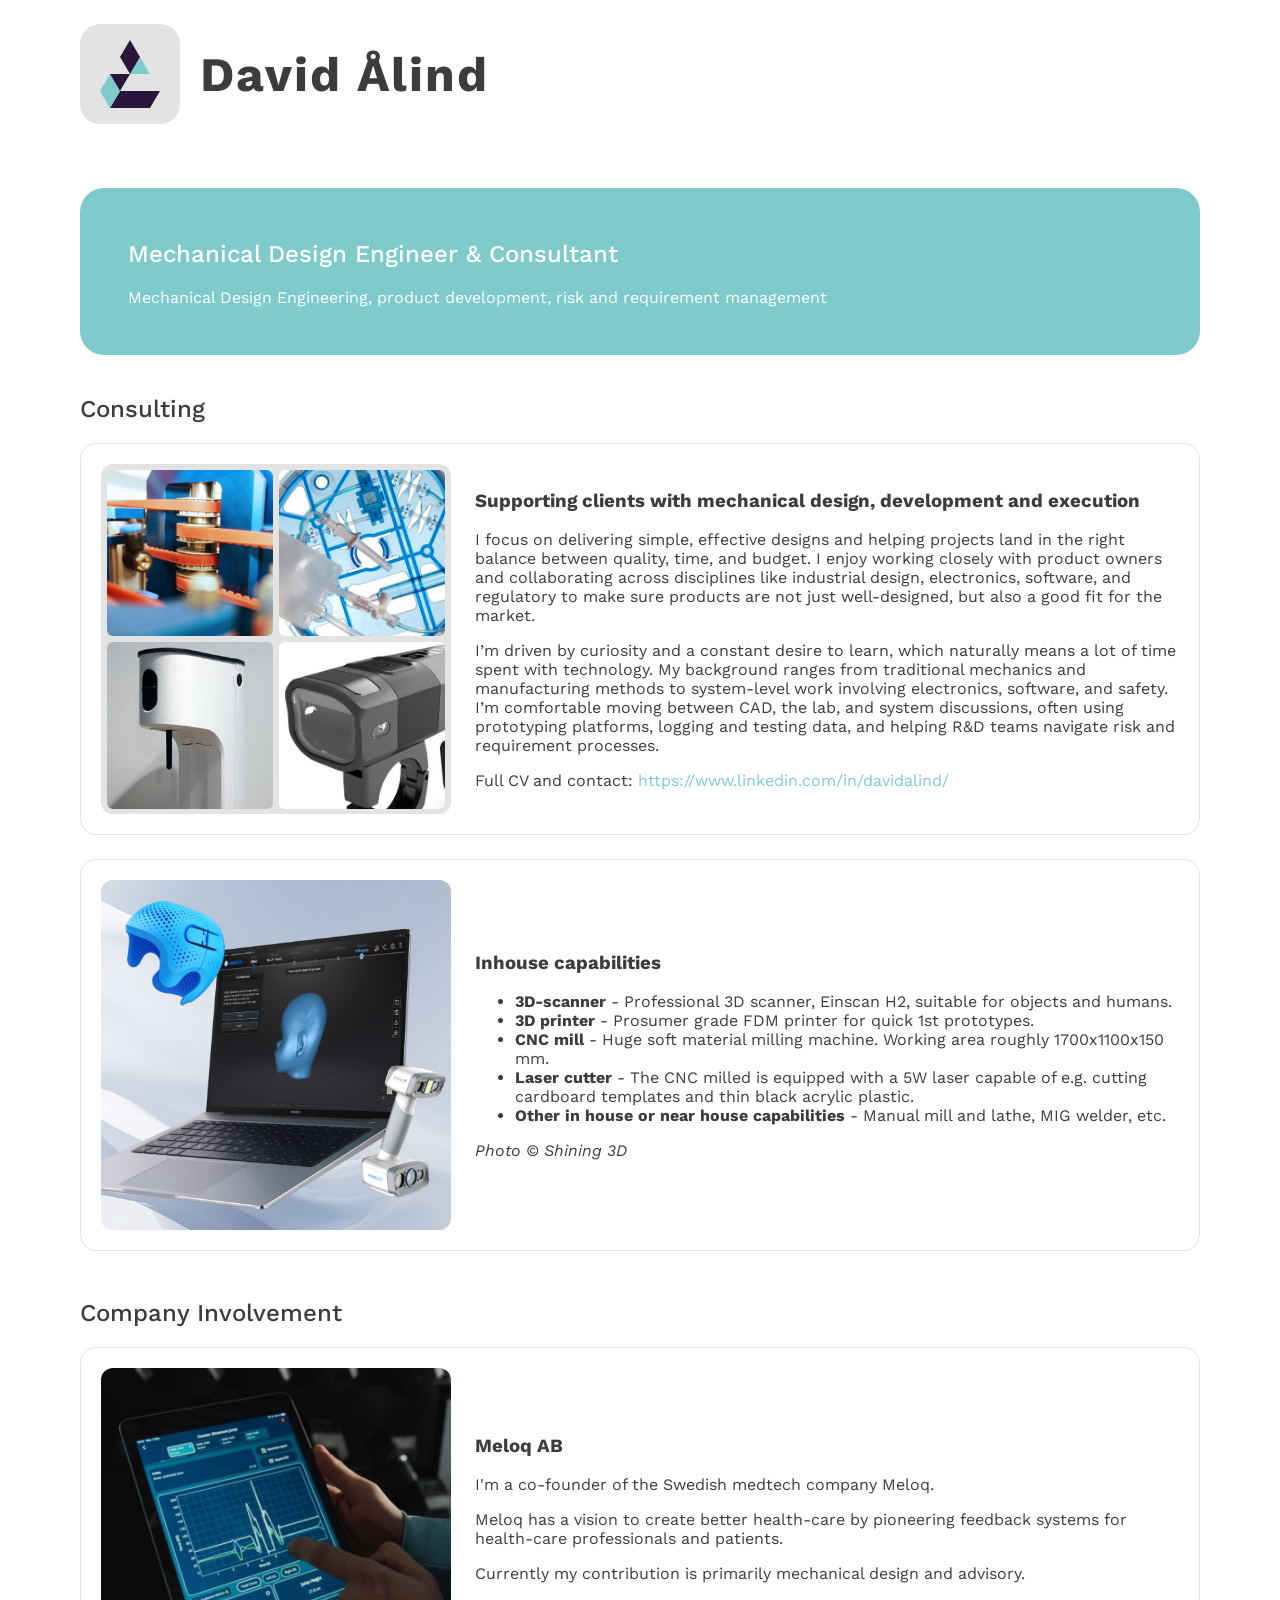
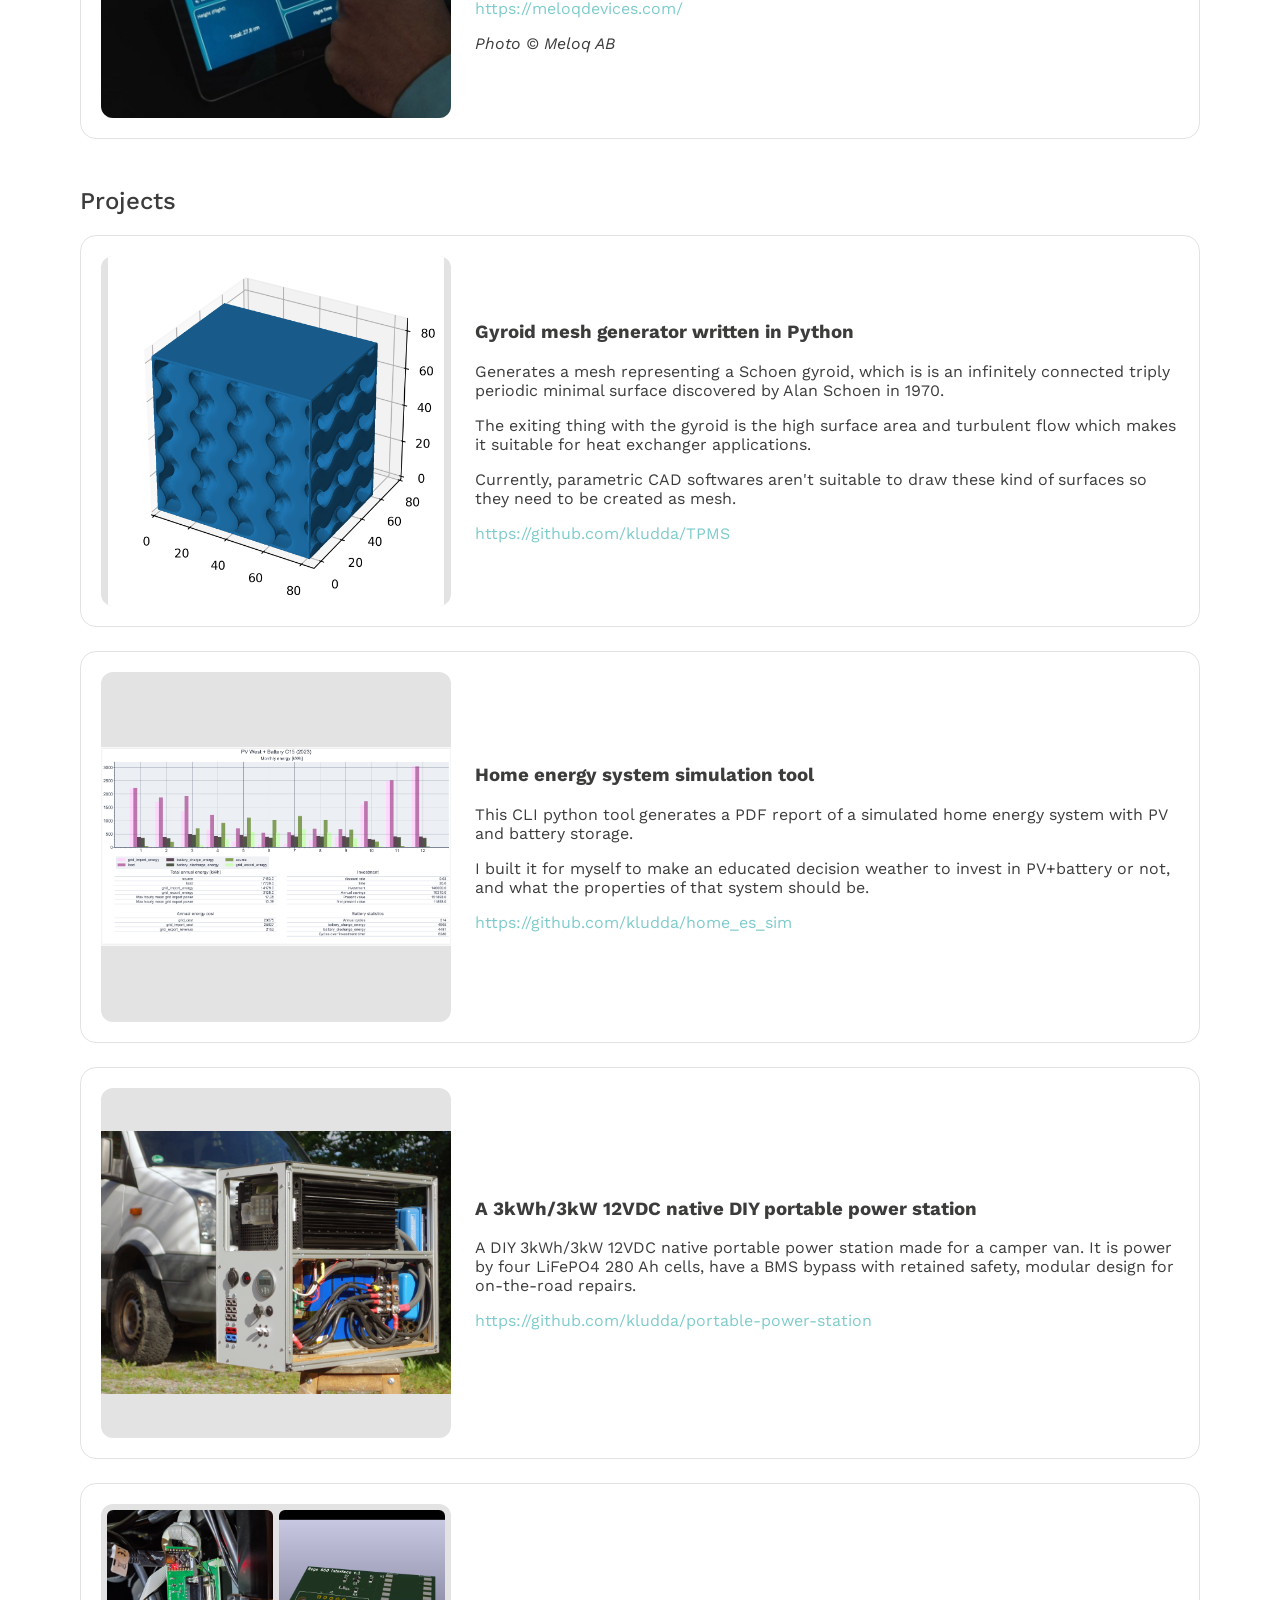
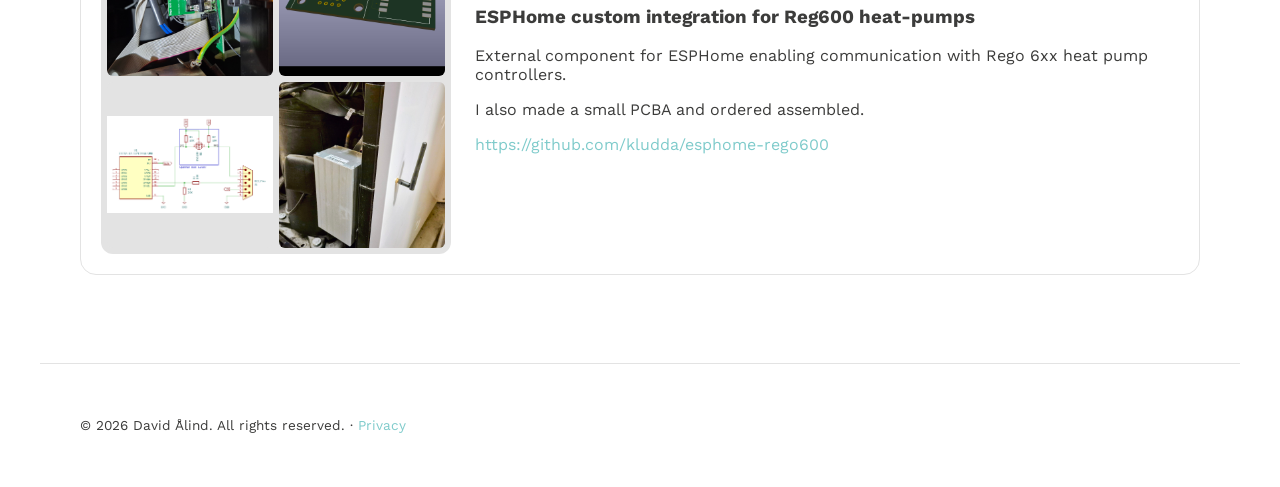
<file: index.html>
<!DOCTYPE html>
<html lang="en">
<head>
  <meta charset="UTF-8" />
  <meta name="viewport" content="width=device-width, initial-scale=1.0" />
  <title>David Ålind – Mechanical Engineer & Consultant</title>
  <link rel="preconnect" href="https://fonts.googleapis.com">
  <link rel="preconnect" href="https://fonts.gstatic.com" crossorigin>
  <link href="https://fonts.googleapis.com/css2?family=Work+Sans:wght@300;400;500;700&display=swap" rel="stylesheet">
  <link rel="stylesheet" href="css/styles.css" />
</head>
<body>
<header class="site-header wrapper">
  <div class="logo-wrap">
    <div class="logo-bg">
      <img src="assets/images/abimetic_symbol.svg" alt="Abimetic symbol" />
    </div>
    <span class="brand-name">David Ålind</span>
  </div>
</header>

<main class="wrapper">
  <section class="hero">
    <div class="hero-inner">
      <h1>Mechanical Design Engineer & Consultant</h1>
      <p>Mechanical Design Engineering, product development, risk and requirement management</p>
    </div>
  </section>

  <section class="row">
    <h2>Consulting</h2>
    <div class="cards">
      <article class="card horizontal">
		<div class="card-image card-image--collage">
          <img src="assets/images/mech1.jpg" alt="">
          <img src="assets/images/mech2.jpg" alt="">
          <img src="assets/images/mech3.jpg" alt="">
          <img src="assets/images/mech4.jpg" alt="">
        </div>
        <div class="card-content">
          <h3>Supporting clients with mechanical design, development and execution</h3>
<p>
I focus on delivering simple, effective designs and helping projects land in the right balance between quality, time, and budget. I enjoy working closely with product owners and collaborating across disciplines like industrial design, electronics, software, and regulatory to make sure products are not just well‑designed, but also a good fit for the market.
</p>
<p>
I’m driven by curiosity and a constant desire to learn, which naturally means a lot of time spent with technology. My background ranges from traditional mechanics and manufacturing methods to system‑level work involving electronics, software, and safety. I’m comfortable moving between CAD, the lab, and system discussions, often using prototyping platforms, logging and testing data, and helping R&D teams navigate risk and requirement processes.
</p>
<p>Full CV and contact: 
<a href="https://www.linkedin.com/in/davidalind/"
   target="_blank"
   rel="noopener noreferrer">
  https://www.linkedin.com/in/davidalind/
</a>
</p>


        </div>
      </article>




      <article class="card horizontal">
        <div class="card-image">
          <img src="assets/images/einscan_h2.png" alt="Consulting">
        </div>
        <div class="card-content">
<h3>Inhouse capabilities</h3>

<ul>
<li>
<b>3D-scanner</b> - Professional 3D scanner, Einscan H2, suitable for objects and humans.
</li>
<li>
<b>3D printer</b> - Prosumer grade FDM printer for quick 1st prototypes.
</li>
<li>
<b>CNC mill</b> - Huge soft material milling machine. Working area roughly 1700x1100x150 mm.
</li>
<li>
<b>Laser cutter</b> - The CNC milled is equipped with a 5W laser capable of e.g. cutting cardboard templates and thin black acrylic plastic.
</li>
<li>
<b>Other in house or near house capabilities</b> - Manual mill and lathe, MIG welder, etc.
</li>
</ul>

<p><i>Photo © Shining 3D</i></p>
        </div>
      </article>
    </div>
  </section>



  <section class="row">
    <h2>Company Involvement</h2>
    <div class="cards">
      <article class="card horizontal">
        <div class="card-image">
          <img src="assets/images/meloq_system.jpg" alt="Meloq">
        </div>
        <div class="card-content">
		  <h3>Meloq AB</h3>
<p>
I'm a co-founder of the Swedish medtech company Meloq.
</p>
<p>	
Meloq has a vision to create better health-care by pioneering
feedback systems for health-care professionals and patients.
</p>
<p>	
Currently my contribution is primarily mechanical design and advisory.
</p>
<p>
<a href="https://meloqdevices.com/"
   target="_blank"
   rel="noopener noreferrer">
  https://meloqdevices.com/
</a>
</p>
<p><i>Photo © Meloq AB</i></p>
        </div>
      </article>
    </div>
  </section>
  

  <section class="row">
    <h2>Projects</h2>
    <div class="cards">


      <article class="card horizontal">
        <div class="card-image">
          <img src="assets/images/tpms.png" alt="">
        </div>
        <div class="card-content">
<h3>
Gyroid mesh generator written in Python
</h3>
<p>
Generates a mesh representing a Schoen gyroid, which is is an infinitely connected triply periodic minimal surface discovered by Alan Schoen in 1970.
</p>
<p>
The exiting thing with the gyroid is the high surface area and turbulent flow which makes it suitable for heat exchanger applications.
</p>
<p>
Currently, parametric CAD softwares aren't suitable to draw these kind of surfaces so they need to be created as mesh.
</p>
<p>
<a href="https://github.com/kludda/TPMS"
   target="_blank"
   rel="noopener noreferrer">
  https://github.com/kludda/TPMS
</a>
</p>
        </div>
      </article>
	  
	  
      <article class="card horizontal">
        <div class="card-image">
          <img src="assets/images/home_es_sim.png" alt="">
        </div>
        <div class="card-content">
<h3>
Home energy system simulation tool
</h3>
<p>
This CLI python tool generates a PDF report of a simulated home energy system with PV and battery storage.
</p>
<p>
I built it for myself to make an educated decision weather to invest in PV+battery or not, and what the properties of that system should be.
</p>
<p>
<a href="https://github.com/kludda/home_es_sim"
   target="_blank"
   rel="noopener noreferrer">
  https://github.com/kludda/home_es_sim
</a>
</p>
        </div>
      </article>
	  
	  
	  
      <article class="card horizontal">
        <div class="card-image">
          <img src="assets/images/power_station.jpg" alt="">
        </div>
        <div class="card-content">
<h3>
A 3kWh/3kW 12VDC native DIY portable power station
</h3>
<p>
A DIY 3kWh/3kW 12VDC native portable power station made for a camper van. It is power by four LiFePO4 280 Ah cells, have a BMS bypass with retained safety, modular design for on-the-road repairs.
</p>
<p>
<a href="https://github.com/kludda/portable-power-station"
   target="_blank"
   rel="noopener noreferrer">
  https://github.com/kludda/portable-power-station
</a>
</p>
        </div>
      </article>
	  
      <article class="card horizontal">
		<div class="card-image card-image--collage">
          <img src="assets/images/rego600_1.jpg" alt="">
		  <img src="assets/images/rego600_2.jpg" alt="">
		  <img src="assets/images/rego600_3.png" alt="">
		  <img src="assets/images/rego600_4.jpg" alt="">
        </div>
        <div class="card-content">
<h3>
ESPHome custom integration for Reg600 heat-pumps
</h3>
<p>
External component for ESPHome enabling communication with Rego 6xx heat pump controllers.
</p>
<p>
I also made a small PCBA and ordered assembled.
</p>
<p>
<a href="https://github.com/kludda/esphome-rego600"
   target="_blank"
   rel="noopener noreferrer">
  https://github.com/kludda/esphome-rego600
</a>
</p>
        </div>
      </article>	  
	 
	  
	  
    </div>
  </section>
    
  
  
</main>




<footer class="wrapper">
  <p>© 2026 David Ålind. All rights reserved. · <a href="privacy.html">Privacy</a></p>
</footer>
</body>
</html>
</file>
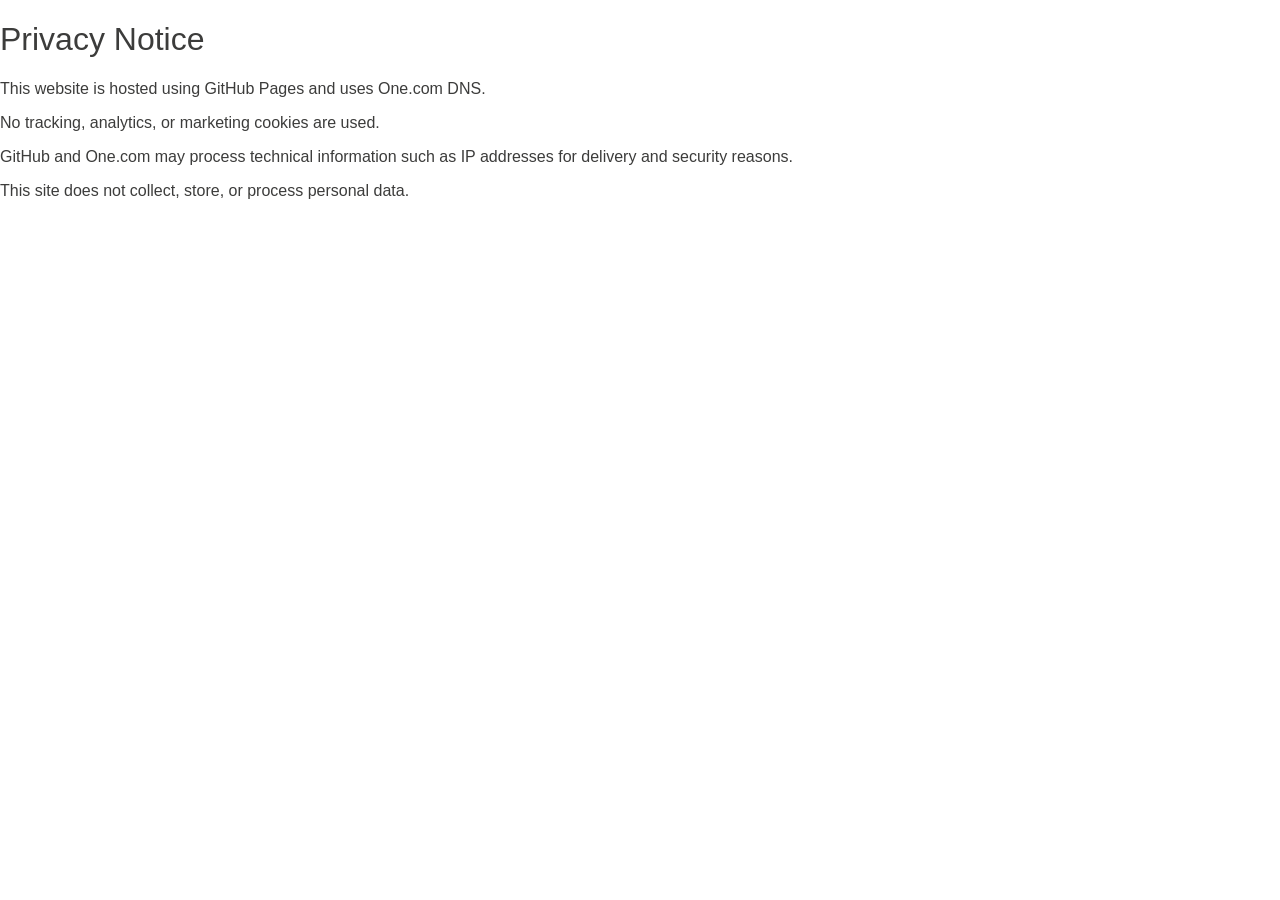
<file: privacy.html>
<!DOCTYPE html>
<html lang="en">
<head>
  <meta charset="UTF-8">
  <title>Privacy</title>
  <link rel="stylesheet" href="css/styles.css" />
</head>
<body>
<main class="row">
<h1>Privacy Notice</h1>
<p>This website is hosted using GitHub Pages and uses One.com DNS.</p>
<p>No tracking, analytics, or marketing cookies are used.</p>
<p>GitHub and One.com may process technical information such as IP addresses for delivery and security reasons.</p>
<p>This site does not collect, store, or process personal data.</p>
</main>
</body>
</html>
</file>
<file: css/styles.css>
*{box-sizing:border-box;}body{margin:0;font-family:'Work Sans',sans-serif;color:#3c3c3b;}img{display:block;}a{color:#7fcbcb;text-decoration:none;}h1,h2{font-weight:500;}
.wrapper{max-width:1200px;margin:0 auto;padding:clamp(5px,4vw,40px);} 
.site-header{padding-top:24px;padding-bottom:24px;} 
.logo-wrap{display:flex;align-items:center;gap:20px;} 

.logo-bg {
  width: 100px;
  aspect-ratio: 1 / 1;
  background: #e3e3e3;
  border-radius: 20px;

  display: flex;
  align-items: center;
  justify-content: center;
}

.logo-bg img {
  width: 60px;
  height: auto;
}


.brand-name{font-size:3rem;font-weight:700;letter-spacing:0.04em;} 

.hero{background:#7fcbcb;color:#fff;border-radius:24px;margin-bottom:2.5rem;} 

.hero-inner{padding:clamp(2rem,6vw,2rem) clamp(1rem,5vw,3rem);} 

.row{margin-bottom:3rem;} .cards{display:flex;flex-direction:column;gap:1.5rem;} 

.card{border:1px solid #e3e3e3;border-radius:16px;padding:1.25rem;} 
.card.horizontal{display:flex;flex-direction:column;gap:1.5rem;} 
.card-content{
	flex:1;
} 
.card-image{width:350px;height:350px;max-width:100%;background:#e3e3e3;border-radius:12px;display:flex;align-items:center;justify-content:center;overflow:hidden;} 
.card-image img{max-width:100%;max-height:100%;object-fit:contain;} 

.card-image--collage {
  display: grid;
  grid-template-columns: 1fr 1fr;
  grid-template-rows: 1fr 1fr;
  gap: 6px; /* adjust spacing between images */
  padding: 6px;
}

.card-image--collage img {
  width: 100%;
  height: 100%;
  object-fit: contain;
  background: #e3e3e3;
  border-radius: 6px;
}


@media (min-width:900px){.card.horizontal{flex-direction:row;align-items:center;}}
footer{font-size:0.85rem;border-top:1px solid #e3e3e3;padding-top:1.5rem;}
</file>
